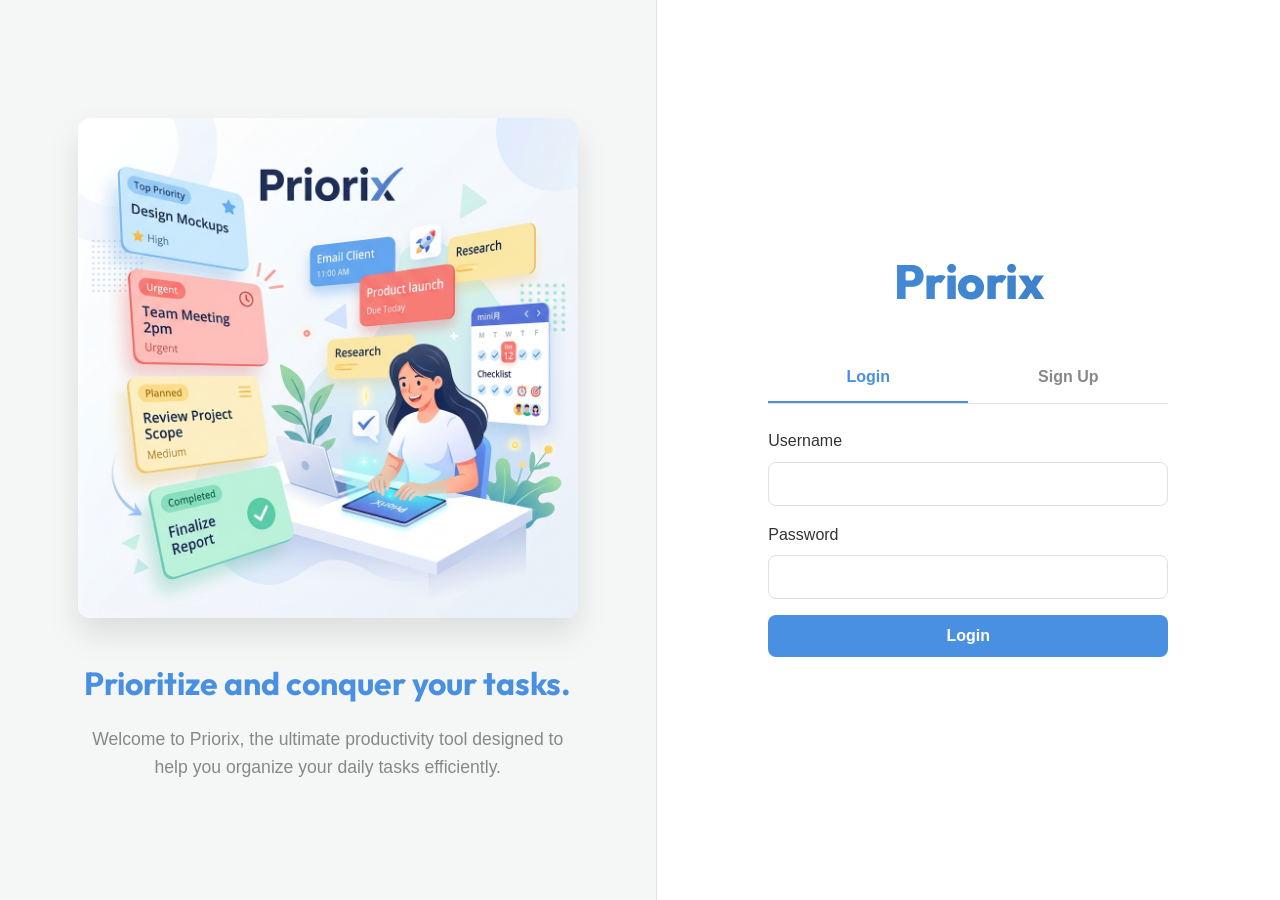
<file: static/login.html>
<!DOCTYPE html>
<html lang="en">
<head>
    <meta charset="UTF-8">
    <meta name="viewport" content="width=device-width, initial-scale=1.0">
    <title>Login - Priorix</title>
    <link rel="stylesheet" href="/static/style.css">
    <link href="https://fonts.googleapis.com/css2?family=Outfit:wght@600;800&display=swap" rel="stylesheet">
</head>
<body class="login-page">
    <div class="split-layout">
        <div class="split-left">
            <div class="left-content">
                <img src="/static/hero.png" alt="Priorix Illustration">
                <h2>Prioritize and conquer your tasks.</h2>
                <p>Welcome to Priorix, the ultimate productivity tool designed to help you organize your daily tasks efficiently.</p>
            </div>
        </div>
        
        <div class="split-right">
            <div class="login-form-wrapper">
                <h1 class="logo" style="text-align: center; margin-bottom: 2rem; font-size: 3rem;">Priorix</h1>
                
                <div class="tabs">
                    <div class="tab active" onclick="switchTab('login')">Login</div>
                    <div class="tab" onclick="switchTab('register')">Sign Up</div>
                </div>

                <div id="error-message" class="error-message"></div>

                <div id="login-tab" class="tab-content active">
                    <form id="login-form">
                        <div class="form-group">
                            <label for="login-username">Username</label>
                            <input type="text" id="login-username" required>
                        </div>
                        <div class="form-group">
                            <label for="login-password">Password</label>
                            <input type="password" id="login-password" required>
                        </div>
                        <button type="submit" class="primary">Login</button>
                    </form>
                </div>

                <div id="register-tab" class="tab-content">
                    <form id="register-form">
                        <div class="form-group">
                            <label for="reg-username">Username</label>
                            <input type="text" id="reg-username" required>
                        </div>
                        <div class="form-group">
                            <label for="reg-password">Password</label>
                            <input type="password" id="reg-password" required>
                        </div>
                        <button type="submit" class="primary">Sign Up</button>
                    </form>
                </div>
            </div>
        </div>
    </div>

    <script>
        function switchTab(tab) {
            document.querySelectorAll('.tab').forEach(t => t.classList.remove('active'));
            document.querySelectorAll('.tab-content').forEach(c => c.classList.remove('active'));
            document.getElementById('error-message').style.display = 'none';

            if (tab === 'login') {
                document.querySelectorAll('.tab')[0].classList.add('active');
                document.getElementById('login-tab').classList.add('active');
            } else {
                document.querySelectorAll('.tab')[1].classList.add('active');
                document.getElementById('register-tab').classList.add('active');
            }
        }

        async function handleAuth(e, endpoint, usernameId, passwordId) {
            e.preventDefault();
            const username = document.getElementById(usernameId).value;
            const password = document.getElementById(passwordId).value;
            const errorDiv = document.getElementById('error-message');
            
            try {
                const res = await fetch(endpoint, {
                    method: 'POST',
                    headers: { 'Content-Type': 'application/json' },
                    body: JSON.stringify({ username, password })
                });
                
                const data = await res.json();
                if (res.ok) {
                    window.location.href = '/'; // Redirect to dashboard
                } else {
                    errorDiv.textContent = data.error || 'Authentication failed';
                    errorDiv.style.display = 'block';
                }
            } catch (err) {
                errorDiv.textContent = 'Server error. Please try again.';
                errorDiv.style.display = 'block';
            }
        }

        document.getElementById('login-form').addEventListener('submit', (e) => handleAuth(e, '/api/login', 'login-username', 'login-password'));
        document.getElementById('register-form').addEventListener('submit', (e) => handleAuth(e, '/api/register', 'reg-username', 'reg-password'));
    </script>
</body>
</html>
</file>
<file: static/style.css>
/* static/style.css */
:root {
    --primary-color: #4A90E2; /* Light Blue */
    --primary-hover: #357ABD;
    --background-color: #F4F7F6;
    --card-bg: #FFFFFF;
    --text-color: #333333;
    --text-muted: #888888;
    --border-color: #E0E0E0;
    
    /* Priority Colors */
    --priority-high: #FFE5E5;
    --priority-high-text: #D32F2F;
    --priority-high-border: #FFCDCD;
    
    --priority-medium: #FFF9C4;
    --priority-medium-text: #F57F17;
    --priority-medium-border: #FFF59D;
    
    --priority-low: #E8F5E9;
    --priority-low-text: #388E3C;
    --priority-low-border: #C8E6C9;
    
    --border-radius: 8px;
    --shadow: 0 4px 6px rgba(0,0,0,0.05);
    --transition: all 0.3s ease;
}

* {
    box-sizing: border-box;
    margin: 0;
    padding: 0;
    font-family: 'Inter', 'Segoe UI', Roboto, Helvetica, Arial, sans-serif;
}

body {
    background-color: var(--background-color);
    color: var(--text-color);
    line-height: 1.6;
    display: flex;
    justify-content: center;
    padding: 2rem;
    min-height: 100vh;
}

.container {
    background: var(--card-bg);
    max-width: 1200px;
    width: 100%;
    border-radius: var(--border-radius);
    box-shadow: var(--shadow);
    padding: 2rem;
}

header {
    display: flex;
    justify-content: space-between;
    align-items: center;
    margin-bottom: 2rem;
    border-bottom: 1px solid var(--border-color);
    padding-bottom: 1rem;
}

h1 {
    color: var(--primary-color);
    font-size: 1.8rem;
}

.logo {
    font-family: 'Outfit', sans-serif;
    font-weight: 800;
    color: var(--primary-color);
    background: linear-gradient(45deg, var(--primary-color), var(--primary-hover));
    -webkit-background-clip: text;
    -webkit-text-fill-color: transparent;
    letter-spacing: -0.5px;
}

.auth-buttons button {
    background: transparent;
    border: 1px solid var(--primary-color);
    color: var(--primary-color);
    padding: 0.5rem 1rem;
    border-radius: var(--border-radius);
    cursor: pointer;
    transition: var(--transition);
}

.auth-buttons button:hover {
    background: var(--primary-color);
    color: white;
}

/* Forms */
.form-group {
    margin-bottom: 1rem;
}

.form-group label {
    display: block;
    margin-bottom: 0.5rem;
    font-weight: 500;
}

input[type="text"],
input[type="password"],
input[type="datetime-local"],
select {
    width: 100%;
    padding: 0.75rem;
    border: 1px solid var(--border-color);
    border-radius: var(--border-radius);
    font-size: 1rem;
    transition: var(--transition);
}

input:focus, select:focus {
    outline: none;
    border-color: var(--primary-color);
    box-shadow: 0 0 0 2px rgba(74, 144, 226, 0.2);
}

button.primary {
    background: var(--primary-color);
    color: white;
    border: none;
    padding: 0.75rem 1.5rem;
    border-radius: var(--border-radius);
    cursor: pointer;
    font-size: 1rem;
    font-weight: 600;
    transition: var(--transition);
    width: 100%;
}

button.primary:hover {
    background: var(--primary-hover);
}

/* Task List Area */
.dashboard-controls {
    display: flex;
    justify-content: space-between;
    margin-bottom: 1.5rem;
    align-items: center;
    flex-wrap: wrap;
    gap: 1rem;
}

.progress-container {
    flex-grow: 1;
}

.progress-bar {
    width: 100%;
    height: 10px;
    background: var(--border-color);
    border-radius: 5px;
    overflow: hidden;
    margin-top: 0.5rem;
}

.progress-fill {
    height: 100%;
    background: var(--primary-color);
    width: 0%;
    transition: width 0.5s ease;
}

.task-list {
    display: grid;
    grid-template-columns: repeat(auto-fill, minmax(280px, 1fr));
    gap: 1.5rem;
    align-content: start;
}

.task-item {
    background: var(--card-bg);
    border: 1px solid var(--border-color);
    border-radius: var(--border-radius);
    padding: 1.5rem;
    display: flex;
    flex-direction: column;
    position: relative;
    transition: var(--transition);
    min-height: 200px;
}

.task-item:hover {
    box-shadow: var(--shadow);
    transform: translateY(-2px);
}

.task-item.priority-high {
    background-color: var(--priority-high);
    border-color: var(--priority-high-border);
}

.task-item.priority-medium {
    background-color: var(--priority-medium);
    border-color: var(--priority-medium-border);
}

.task-item.priority-low {
    background-color: var(--priority-low);
    border-color: var(--priority-low-border);
}

.task-checkbox {
    position: absolute;
    top: 1.5rem;
    right: 1.5rem;
    width: 1.2rem;
    height: 1.2rem;
    cursor: pointer;
}

.task-content {
    flex-grow: 1;
    display: flex;
    flex-direction: column;
    padding-right: 2rem; /* space for checkbox */
}

.task-title {
    font-weight: 600;
    font-size: 1.1rem;
    margin-bottom: 0.25rem;
}

.task-item.completed .task-title {
    text-decoration: line-through;
    color: var(--text-muted);
}

.task-desc {
    color: var(--text-muted);
    font-size: 0.9rem;
    margin-bottom: 1rem;
    flex-grow: 1;
}

.task-meta {
    display: flex;
    justify-content: space-between;
    align-items: center;
    font-size: 0.8rem;
    color: var(--text-muted);
    margin-bottom: 1rem;
    padding-top: 1rem;
    border-top: 1px solid rgba(0,0,0,0.05);
}

.priority-badge {
    padding: 0.2rem 0.5rem;
    border-radius: 4px;
    font-weight: 600;
    text-transform: uppercase;
    font-size: 0.7rem;
}

.priority-high .priority-badge { background: white; color: var(--priority-high-text); }
.priority-medium .priority-badge { background: white; color: var(--priority-medium-text); }
.priority-low .priority-badge { background: white; color: var(--priority-low-text); }

.task-actions {
    display: flex;
    justify-content: flex-end;
    gap: 0.5rem;
}

.task-actions button {
    background: rgba(255, 255, 255, 0.5);
    border: 1px solid var(--border-color);
    border-radius: 4px;
    cursor: pointer;
    font-size: 0.85rem;
    color: var(--text-color);
    padding: 0.4rem 0.8rem;
    transition: var(--transition);
}

.task-actions button:hover {
    color: var(--text-color);
}

.task-actions .btn-delete:hover {
    color: var(--priority-high-text);
}

/* Upcoming Task Notification */
.notification {
    background: var(--priority-medium);
    border: 1px solid var(--priority-medium-border);
    color: var(--priority-medium-text);
    padding: 1rem;
    border-radius: var(--border-radius);
    margin-bottom: 1rem;
    display: none;
}

/* Modals / Forms */
.task-form-container {
    background: var(--card-bg);
    border: 1px solid var(--border-color);
    padding: 1.5rem;
    border-radius: var(--border-radius);
    margin-bottom: 2rem;
    display: none;
}

.task-form-container.active {
    display: block;
    animation: fadeSlideUp 0.3s ease-out forwards;
}

/* Animations */
@keyframes fadeSlideUp {
    from {
        opacity: 0;
        transform: translateY(20px);
    }
    to {
        opacity: 1;
        transform: translateY(0);
    }
}

.animated-entry {
    animation: fadeSlideUp 0.4s ease-out forwards;
}

/* Dashboard Main Layout */
.dashboard-main {
    display: flex;
    gap: 2rem;
    align-items: flex-start;
}

.dashboard-sidebar {
    width: 320px;
    flex-shrink: 0;
    display: flex;
    flex-direction: column;
    gap: 1.5rem;
}

/* Dashboard Tasks */
.task-list {
    flex-grow: 1;
}

/* Widgets */
.widget {
    background: var(--card-bg);
    border: 1px solid var(--border-color);
    border-radius: var(--border-radius);
    padding: 1.25rem;
    box-shadow: var(--shadow);
}

.widget h3 {
    margin-bottom: 1rem;
    font-size: 1.1rem;
    color: var(--primary-color);
    border-bottom: 1px solid var(--border-color);
    padding-bottom: 0.5rem;
}

/* Suggested Task Widget */
#suggested-task-content .suggested-task-card {
    background: var(--background-color);
    padding: 1rem;
    border-radius: var(--border-radius);
    border-left: 4px solid var(--primary-color);
    margin-bottom: 0.5rem;
}

#suggested-task-content .time-left {
    font-size: 0.85rem;
    font-weight: bold;
    color: var(--priority-high-text);
    margin-top: 0.5rem;
    display: block;
}

/* Calendar Widget */
.calendar-header {
    display: flex;
    justify-content: space-between;
    align-items: center;
    margin-bottom: 1rem;
}

.calendar-header button {
    background: none;
    border: 1px solid var(--border-color);
    border-radius: 4px;
    cursor: pointer;
    padding: 0.2rem 0.5rem;
    transition: var(--transition);
}

.calendar-header button:hover {
    background: var(--primary-color);
    color: white;
}

.calendar-header h3 {
    margin: 0;
    border: none;
    padding: 0;
    font-size: 1rem;
    color: var(--text-color);
}

.calendar-days-header {
    display: grid;
    grid-template-columns: repeat(7, 1fr);
    text-align: center;
    font-size: 0.8rem;
    font-weight: bold;
    color: var(--text-muted);
    margin-bottom: 0.5rem;
}

.calendar-grid {
    display: grid;
    grid-template-columns: repeat(7, 1fr);
    gap: 2px;
}

.calendar-day {
    aspect-ratio: 1;
    display: flex;
    flex-direction: column;
    align-items: center;
    justify-content: flex-start;
    padding-top: 0.2rem;
    font-size: 0.85rem;
    background: var(--background-color);
    border-radius: 4px;
    position: relative;
}

.calendar-day.empty {
    background: transparent;
}

.calendar-day.today {
    border: 1px solid var(--primary-color);
    font-weight: bold;
    color: var(--primary-color);
}

.calendar-dots {
    display: flex;
    gap: 2px;
    margin-top: auto;
    margin-bottom: 4px;
    flex-wrap: wrap;
    justify-content: center;
    padding: 0 2px;
}

.task-dot {
    width: 6px;
    height: 6px;
    border-radius: 50%;
}

.task-dot.high { background-color: var(--priority-high-text); }
.task-dot.medium { background-color: var(--priority-medium-text); }
.task-dot.low { background-color: var(--priority-low-text); }

/* Warning Banner */
.warning-banner {
    background: var(--priority-high);
    border: 1px solid var(--priority-high-border);
    color: var(--priority-high-text);
    padding: 1rem;
    border-radius: var(--border-radius);
    margin-bottom: 1.5rem;
    display: flex;
    align-items: center;
    gap: 0.5rem;
    animation: fadeSlideUp 0.3s ease-out forwards;
}

.warning-icon {
    font-size: 1.2rem;
}

/* Login specific styling */
body.login-page {
    padding: 0;
    margin: 0;
    align-items: stretch;
}

.split-layout {
    display: flex;
    min-height: 100vh;
    width: 100%;
}

.split-left {
    flex: 1;
    background: var(--background-color);
    display: flex;
    align-items: center;
    justify-content: center;
    padding: 3rem;
    border-right: 1px solid var(--border-color);
}

.left-content {
    max-width: 500px;
    text-align: center;
}

.left-content img {
    max-width: 100%;
    border-radius: 12px;
    box-shadow: 0 16px 32px rgba(0,0,0,0.1);
    margin-bottom: 2rem;
}

.left-content h2 {
    font-size: 2rem;
    color: var(--primary-color);
    margin-bottom: 1rem;
    font-family: 'Outfit', sans-serif;
}

.left-content p {
    color: var(--text-muted);
    font-size: 1.1rem;
}

.split-right {
    flex: 1;
    display: flex;
    align-items: center;
    justify-content: center;
    background: var(--card-bg);
    padding: 2rem;
}

.login-form-wrapper {
    max-width: 400px;
    width: 100%;
}

.tabs {
    display: flex;
    margin-bottom: 1.5rem;
    border-bottom: 1px solid var(--border-color);
}

.tab {
    flex: 1;
    text-align: center;
    padding: 0.75rem;
    cursor: pointer;
    font-weight: 600;
    color: var(--text-muted);
    transition: var(--transition);
}

.tab.active {
    color: var(--primary-color);
    border-bottom: 2px solid var(--primary-color);
}

.tab-content {
    display: none;
}

.tab-content.active {
    display: block;
}

.error-message {
    color: var(--priority-high-text);
    background: var(--priority-high);
    padding: 0.75rem;
    border-radius: var(--border-radius);
    margin-bottom: 1rem;
    display: none;
    font-size: 0.9rem;
}

@media (max-width: 900px) {
    .dashboard-main {
        flex-direction: column;
    }
    .dashboard-sidebar {
        width: 100%;
    }
}

@media (max-width: 800px) {
    body {
        padding: 1rem;
    }
    body.login-page {
        padding: 0;
    }
    .split-layout {
        flex-direction: column;
    }
    .split-left {
        display: none; /* Hide illustration on very small screens for cleaner login */
    }
    .task-item {
        flex-direction: column;
    }
    .task-actions {
        align-self: flex-end;
    }
}
</file>
